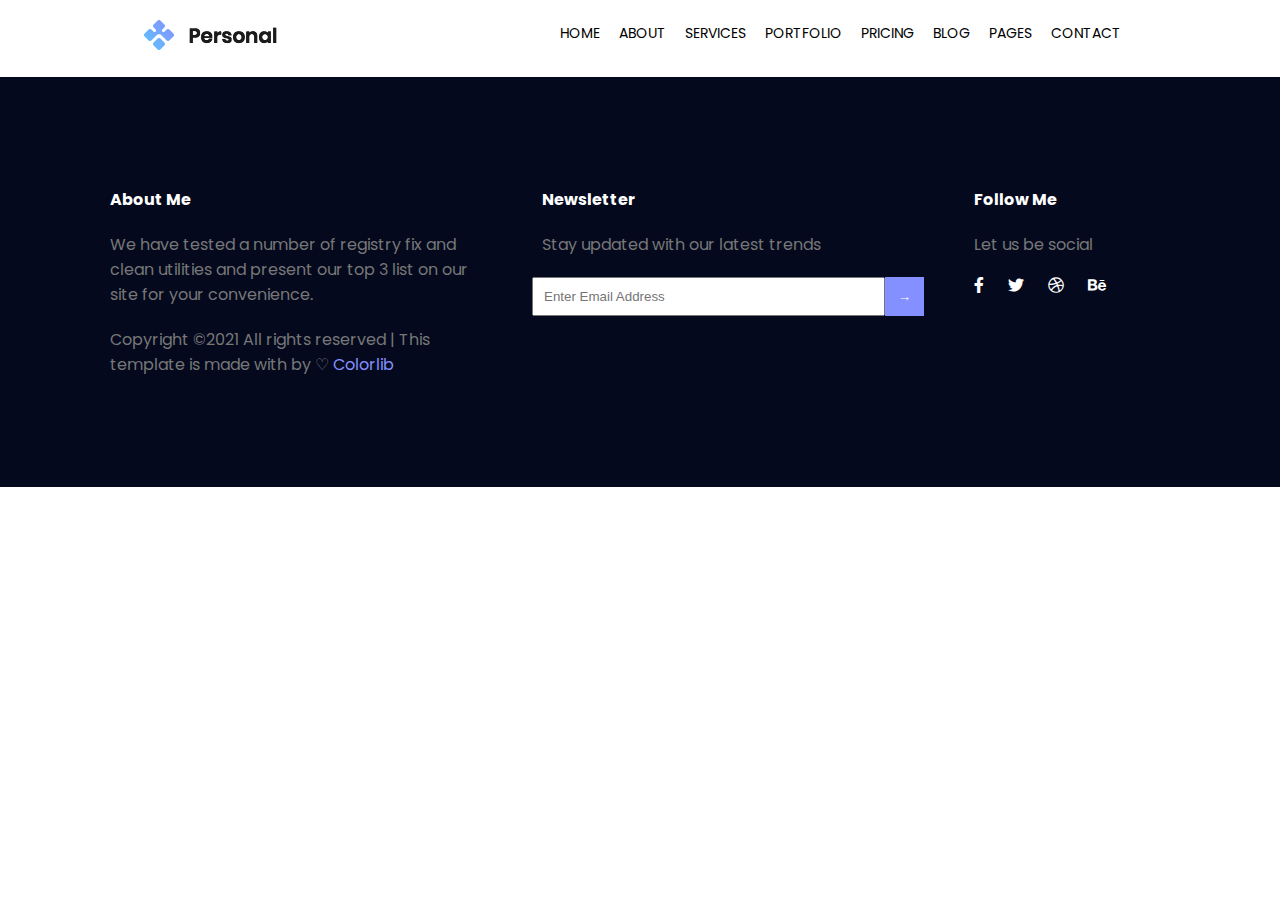
<file: index.html>
<!DOCTYPE html>

<html lang="en">

<head>
    <meta charset="UTF-8">
    <meta http-equiv="X-UA-Compatible" content="IE=edge">
    <meta name="viewport" content="width=device-width, initial-scale=1.0">
    <title> Personal </title>

    <link rel="preconnect" href="https://fonts.googleapis.com">
    <link rel="preconnect" href="https://fonts.gstatic.com" crossorigin>
    <link href="https://fonts.googleapis.com/css2?family=Poppins:wght@500&display=swap" rel="stylesheet">
    <link rel="stylesheet" href="https://cdn.jsdelivr.net/npm/@fortawesome/fontawesome-free@5.15.3/css/all.css">
    <link rel="stylesheet" type="text/css" href="./assets/css/style.css">
</head>

<body>
    <div class="navbar">
        <div class="container">

            <div class="navbar__logo">
                <img src="./assets/img/logo.png" alt="logo">
            </div>

            <ul class="navbar__links">
                <li><a href="">HOME</a></li>
                <li><a href="">ABOUT</a></li>
                <li><a href="./services.html">SERVICES</a></li>
                <li><a href="./portfolio.html">PORTFOLIO</a></li>
                <li><a href="">PRICING</a></li>
                <li><a href="">BLOG</a></li>
                <li><a href="">PAGES</a></li>
                <li><a href="">CONTACT</a></li>
            </ul>

        </div>
    </div>

    <footer class="page__footer">
        <div class="footer__container">
            <div class="footer__item">
                <h4>About Me</h4>
                <p>We have tested a number of registry fix and clean utilities and present our top 3 list on our site for your convenience.</p>
                <p>Copyright ©2021 All rights reserved | This template is made with by ♡ <span>Colorlib</span></p>
            </div>

            <div class="footer__item">
                <h4>Newsletter</h4>
                <p>Stay updated with our latest trends</p>
                <div class="email__box">
                    <input type="email" class="email__address" placeholder="Enter Email Address">
                    <input type="button" class="arrow__btn" value="→">
                </div>
            </div>

            <div class="footer__item">
                <h4>Follow Me</h4>
                <p>Let us be social</p>
                <div class="footer__icons">
                    <a><i class="fab fa-facebook-f"></i></a>
                    <a><i class="fab fa-twitter"></i></a>
                    <a><i class="fab fa-dribbble"></i></a>
                    <a><i class="fab fa-behance"></i></a>
                </div>
            </div>
        </div>
    </footer>

</body>

</html>
</file>
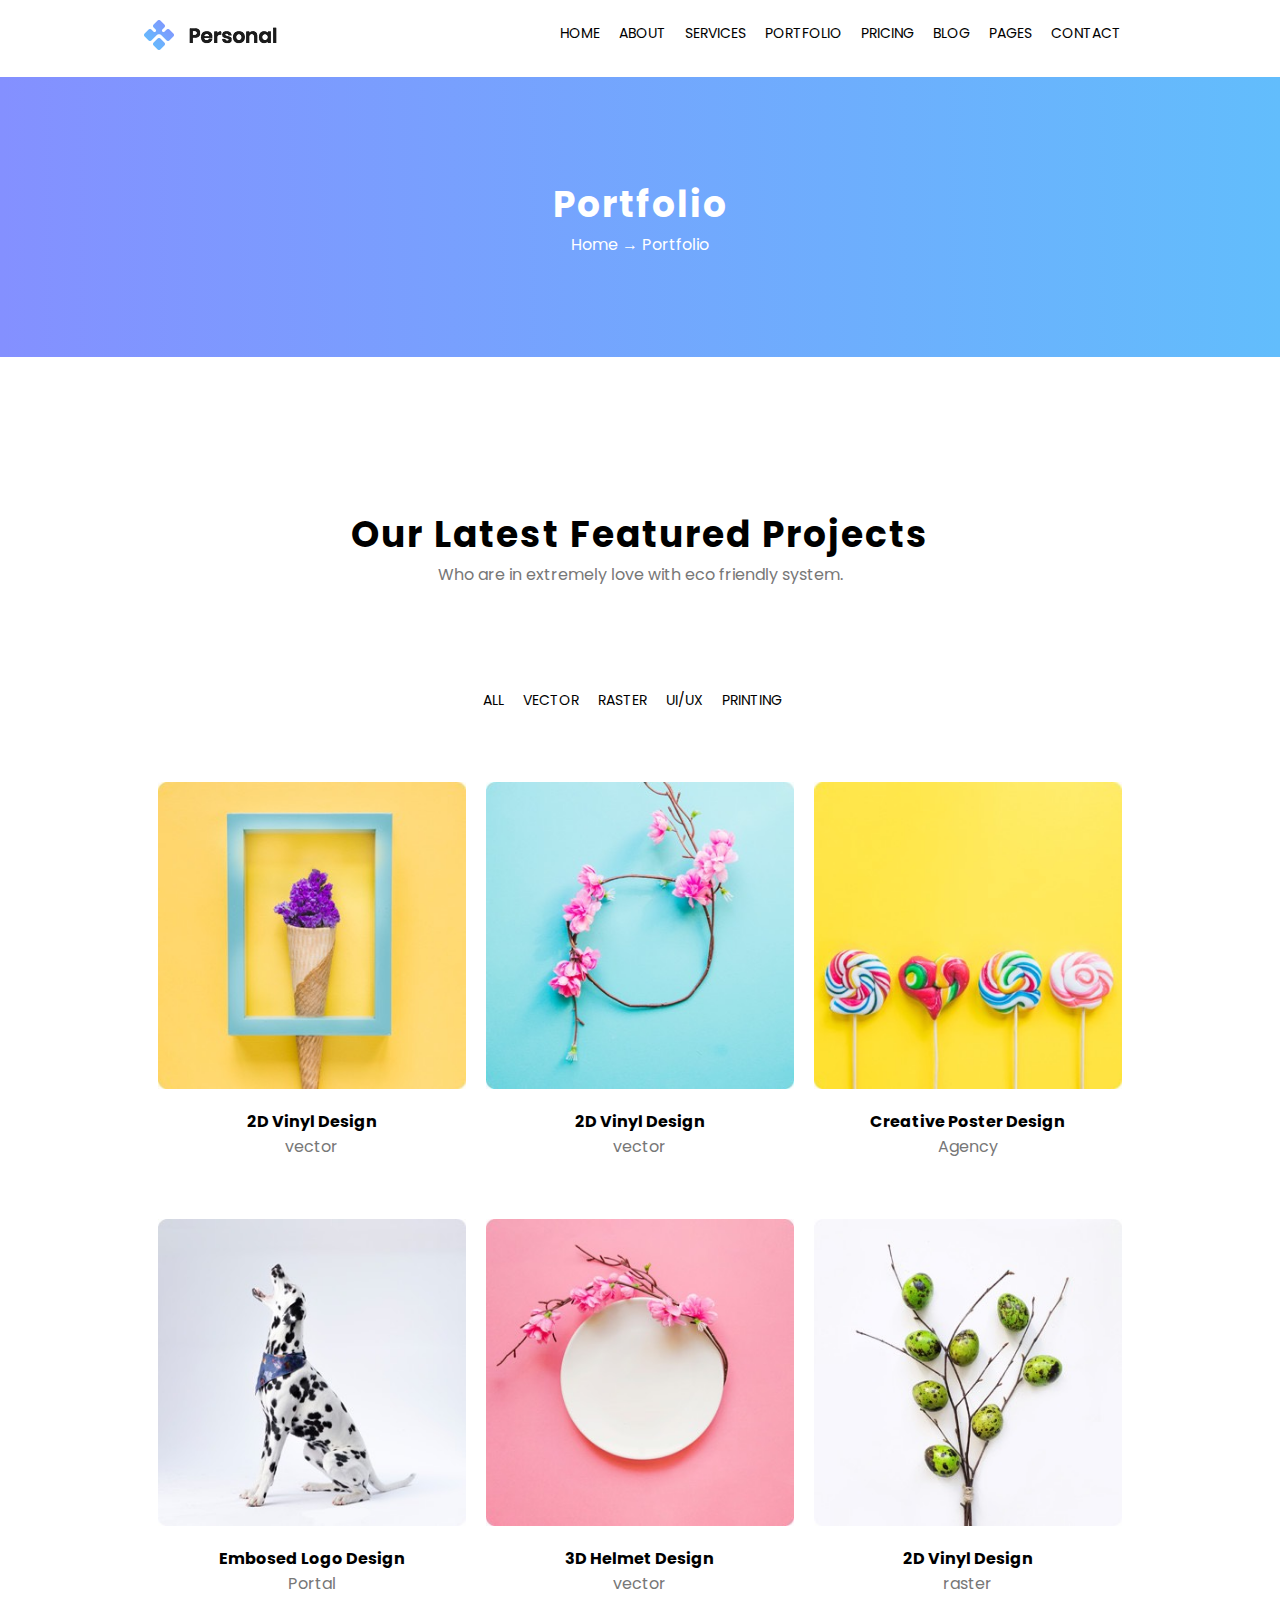
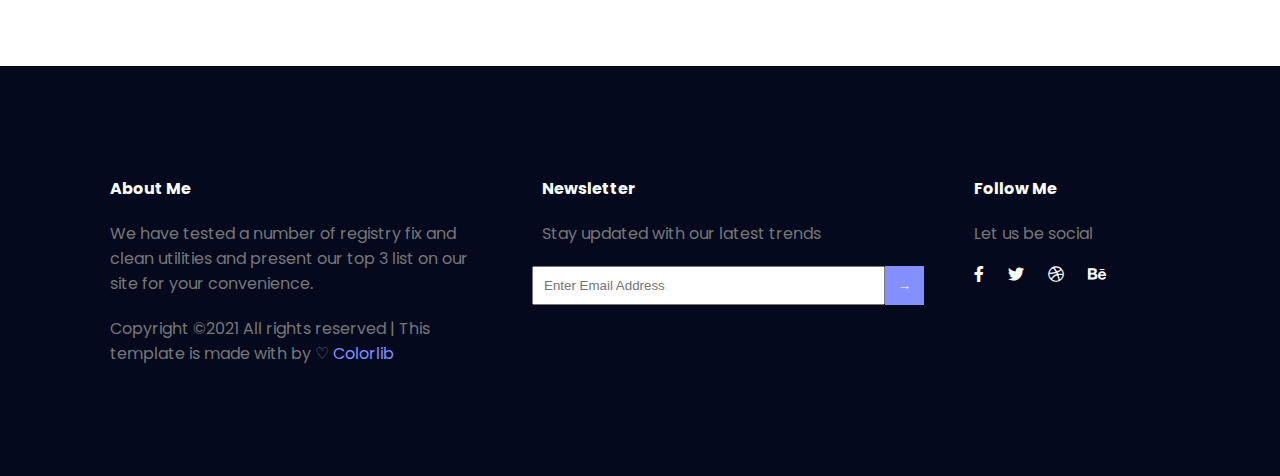
<file: portfolio.html>
<!DOCTYPE html>

<html lang="en">

<head>
    <meta charset="UTF-8">
    <meta http-equiv="X-UA-Compatible" content="IE=edge">
    <meta name="viewport" content="width=device-width, initial-scale=1.0">
    <title> Personal </title>

    <link rel="preconnect" href="https://fonts.googleapis.com">
    <link rel="preconnect" href="https://fonts.gstatic.com" crossorigin>
    <link href="https://fonts.googleapis.com/css2?family=Poppins:wght@500&display=swap" rel="stylesheet">
    <link rel="stylesheet" href="https://cdn.jsdelivr.net/npm/@fortawesome/fontawesome-free@5.15.3/css/all.css">
    <link rel="stylesheet" type="text/css" href="./assets/css/style.css">
</head>

<body>
    <div class="navbar">
        <div class="container">

            <div class="navbar__logo">
                <img src="./assets/img/logo.png" alt="logo">
            </div>

            <ul class="navbar__links">
                <li><a href="">HOME</a></li>
                <li><a href="">ABOUT</a></li>
                <li><a href="./services.html">SERVICES</a></li>
                <li><a href="./portfolio.html">PORTFOLIO</a></li>
                <li><a href="">PRICING</a></li>
                <li><a href="">BLOG</a></li>
                <li><a href="">PAGES</a></li>
                <li><a href="">CONTACT</a></li>
            </ul>

        </div>
    </div>

    <div class="portfolio__header">
        <div class="container">
            <h2>Portfolio</h2>
            <p>Home → Portfolio</p>
        </div>
    </div>

    <section class="portfolio">

        <div class="container">

            <div class="latest__projects__header">
                <h2>Our Latest Featured Projects</h2>

                <p>Who are in extremely love with eco friendly system.</p>

                <ul class="navbar__sublinks">
                    <li><a href="">ALL</a></li>
                    <li><a href="">VECTOR</a></li>
                    <li><a href="">RASTER</a></li>
                    <li><a href="">UI/UX</a></li>
                    <li><a href="">PRINTING</a></li>
                </ul>

            </div>

            <div class="latest__projects__content">

                <div class="latest__projects__item">
                    <div class="img-wrapper">
                        <img src="./assets/img/p1.jpg" alt="2D Vinyl Design">
                        <div class="overlay">
                            <img src="./assets/img/telescope.png" alt="telescope">
                        </div>
                    </div>
                    <h4>2D Vinyl Design</h4>
                    <p>vector</p>
                </div>

                <div class="latest__projects__item">
                    <div class="img-wrapper">
                        <img src="./assets/img/p2.jpg" alt="2D Vinyl Design">
                        <div class="overlay">
                            <img src="./assets/img/telescope.png" alt="telescope">
                        </div>
                    </div>
                    <h4>2D Vinyl Design</h4>
                    <p>vector</p>
                </div>

                <div class="latest__projects__item">
                    <div class="img-wrapper">
                        <img src="./assets/img/p3.jpg" alt="Creative Poster Design">
                        <div class="overlay">
                            <img src="./assets/img/telescope.png" alt="telescope">
                        </div>
                    </div>
                    <h4>Creative Poster Design</h4>
                    <p>Agency</p>
                </div>

                <div class="latest__projects__item">
                    <div class="img-wrapper">
                        <img src="./assets/img/p4.jpg" alt="Embosed Logo Design">
                        <div class="overlay">
                            <img src="./assets/img/telescope.png" alt="telescope">
                        </div>
                    </div>
                    <h4>Embosed Logo Design</h4>
                    <p>Portal</p>
                </div>

                <div class="latest__projects__item">
                    <div class="img-wrapper">
                        <img src="./assets/img/p5.jpg" alt="3D Helmet Design">
                        <div class="overlay">
                            <img src="./assets/img/telescope.png" alt="telescope">
                        </div>
                    </div>
                    <h4>3D Helmet Design</h4>
                    <p>vector</p>
                </div>

                <div class="latest__projects__item">
                    <div class="img-wrapper">
                        <img src="./assets/img/p6.jpg" alt="2D Vinyl Design">
                        <div class="overlay">
                            <img src="./assets/img/telescope.png" alt="telescope">
                        </div>
                    </div>
                    <h4>2D Vinyl Design</h4>
                    <p>raster</p>
                </div>
            </div>
        </div>
    </section>

    <footer class="page__footer">
        <div class="footer__container">
            <div class="footer__item">
                <h4>About Me</h4>
                <p>We have tested a number of registry fix and clean utilities and present our top 3 list on our site for your convenience.</p>
                <p>Copyright ©2021 All rights reserved | This template is made with by ♡ <span>Colorlib</span></p>
            </div>

            <div class="footer__item">
                <h4>Newsletter</h4>
                <p>Stay updated with our latest trends</p>
                <div class="email__box">
                    <input type="email" class="email__address" placeholder="Enter Email Address">
                    <input type="button" class="arrow__btn" value="→">
                </div>
            </div>

            <div class="footer__item">
                <h4>Follow Me</h4>
                <p>Let us be social</p>
                <div class="footer__icons">
                    <a><i class="fab fa-facebook-f"></i></a>
                    <a><i class="fab fa-twitter"></i></a>
                    <a><i class="fab fa-dribbble"></i></a>
                    <a><i class="fab fa-behance"></i></a>
                </div>
            </div>
        </div>
    </footer>

</body>

</html>
</file>
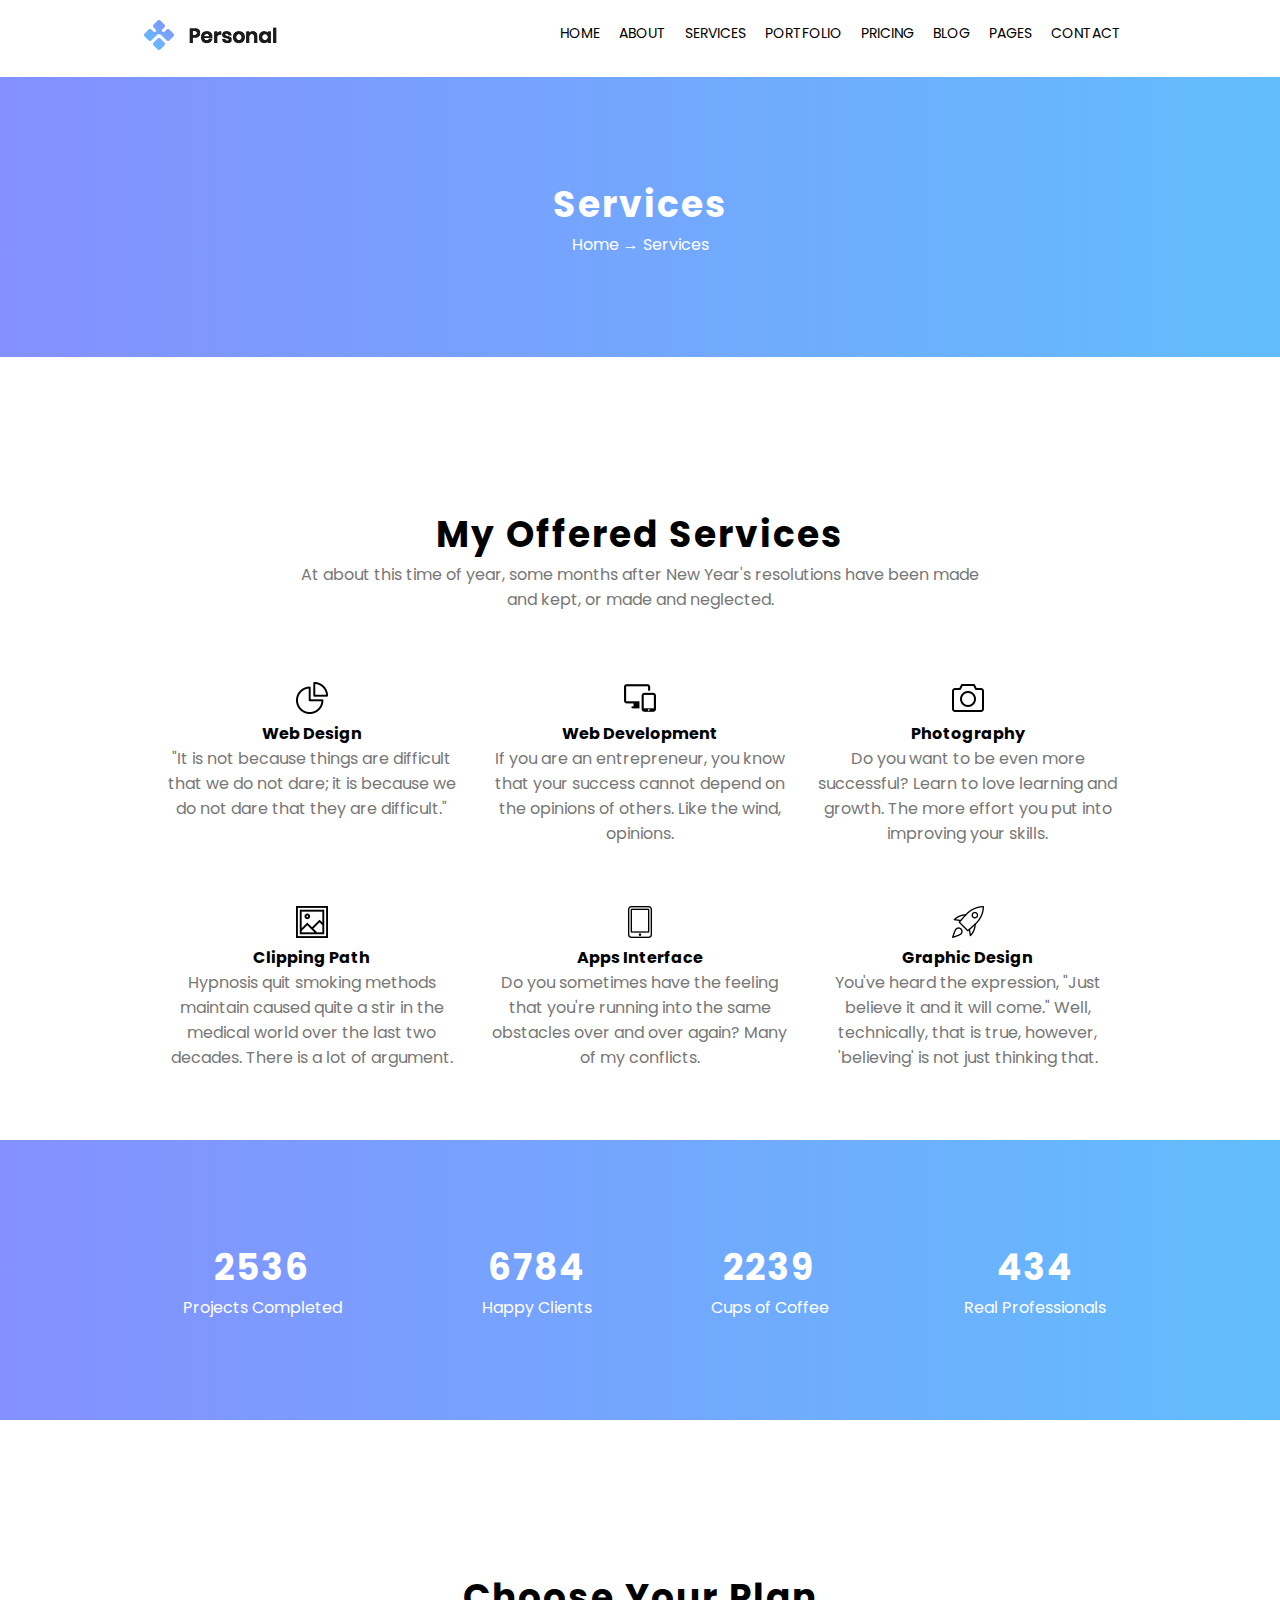
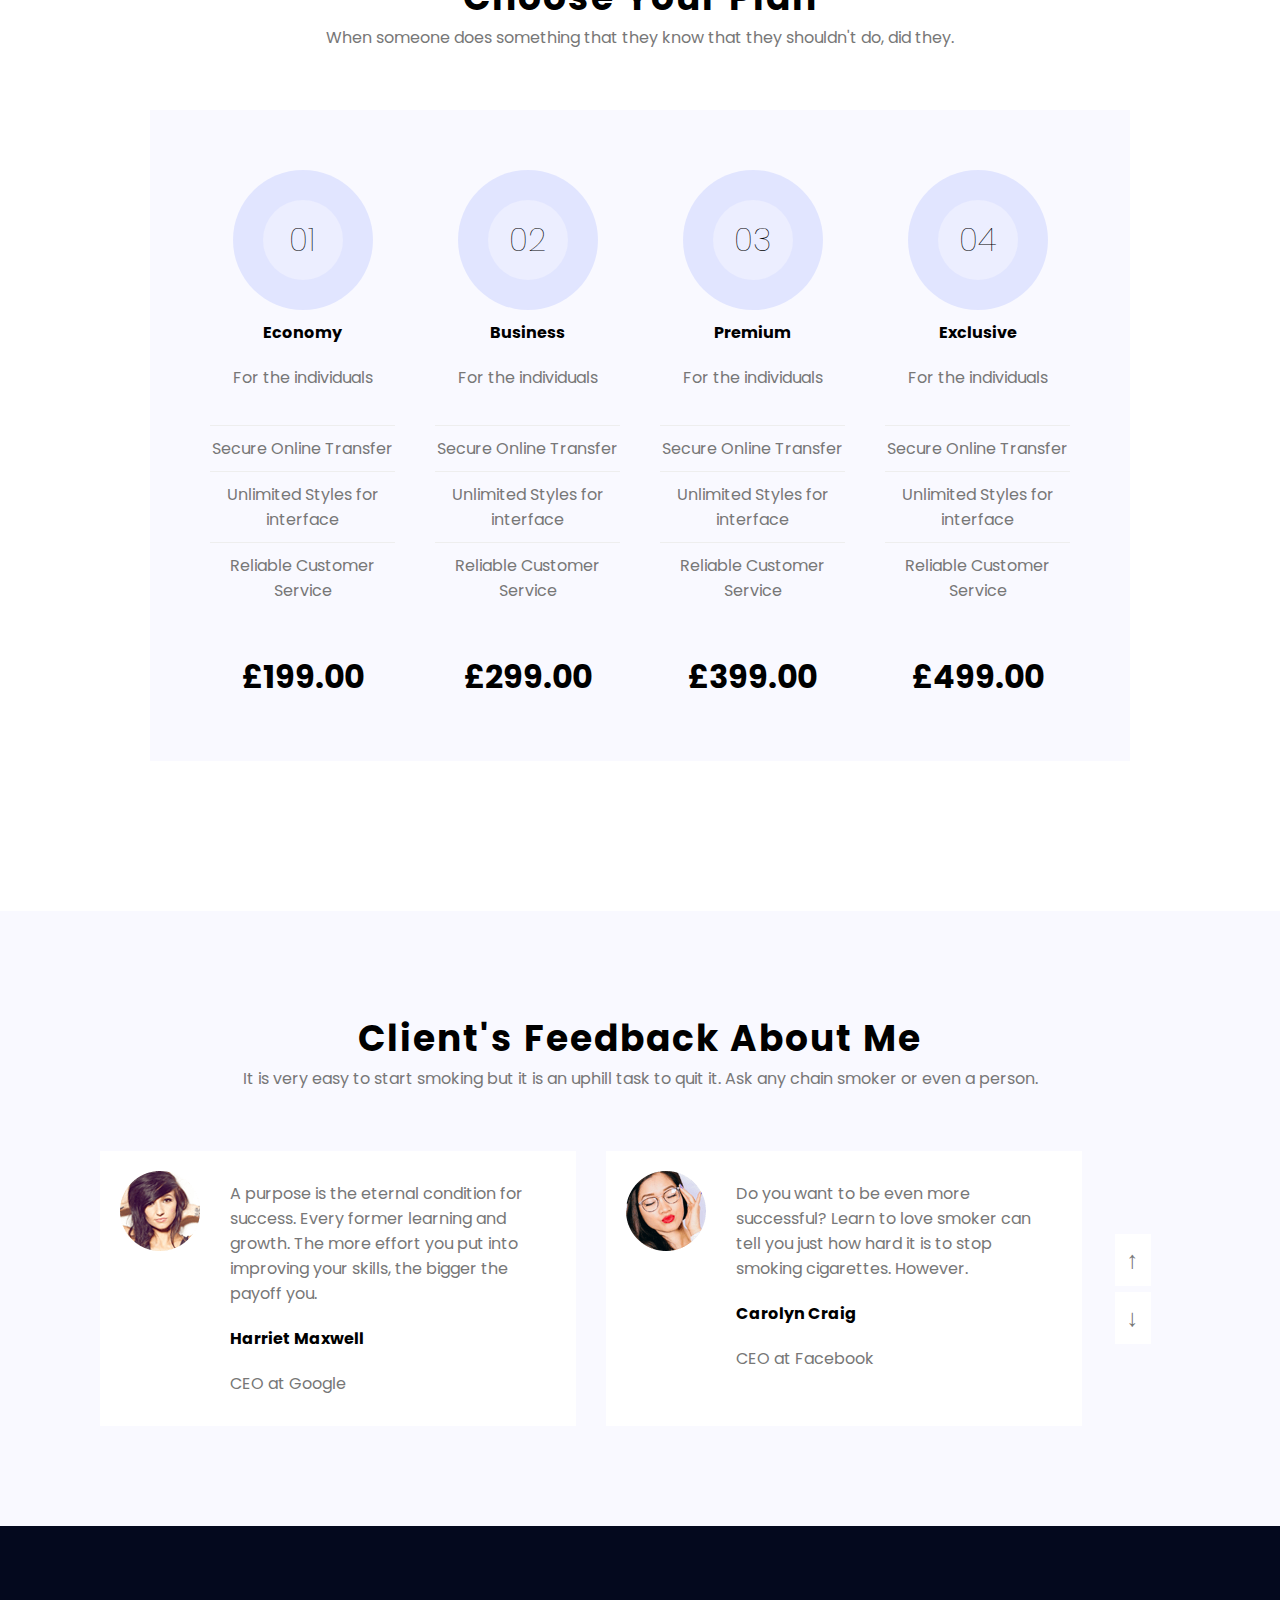
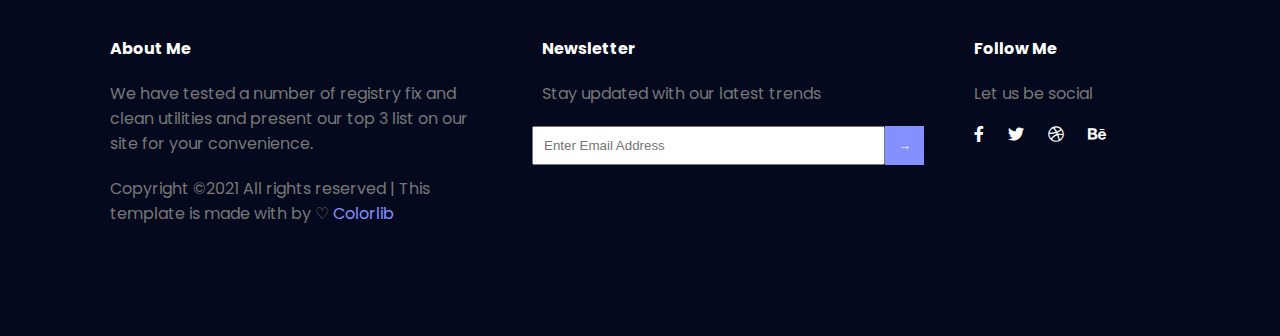
<file: services.html>
<!DOCTYPE html>

<html lang="en">

<head>
    <meta charset="UTF-8">
    <meta http-equiv="X-UA-Compatible" content="IE=edge">
    <meta name="viewport" content="width=device-width, initial-scale=1.0">
    <title> Personal </title>

    <link rel="preconnect" href="https://fonts.googleapis.com">
    <link rel="preconnect" href="https://fonts.gstatic.com" crossorigin>
    <link href="https://fonts.googleapis.com/css2?family=Poppins:wght@500&display=swap" rel="stylesheet">
    <link rel="stylesheet" href="https://cdn.jsdelivr.net/npm/@fortawesome/fontawesome-free@5.15.3/css/all.css">
    <link rel="stylesheet" type="text/css" href="./assets/css/style.css">
</head>

<body>
    <div class="navbar">
        <div class="container">

            <div class="navbar__logo">
                <img src="./assets/img/logo.png" alt="logo">
            </div>

            <ul class="navbar__links">
                <li><a href="">HOME</a></li>
                <li><a href="">ABOUT</a></li>
                <li><a href="./services.html">SERVICES</a></li>
                <li><a href="./portfolio.html">PORTFOLIO</a></li>
                <li><a href="">PRICING</a></li>
                <li><a href="">BLOG</a></li>
                <li><a href="">PAGES</a></li>
                <li><a href="">CONTACT</a></li>
            </ul>

        </div>
    </div>


    <div class="services__header">
        <div class="container">
            <h2>Services</h2>
            <p>Home → Services</p>
        </div>
    </div>

    <section class="services">

        <div class="container">

            <div class="offered__services__header">
                <h2>My Offered Services</h2>

                <p>At about this time of year, some months after New Year's resolutions have been made
                    <br> and kept, or made and neglected.
                </p>
            </div>

            <div class="offered__services__content">

                <div class="offered__services__item">
                    <img src="./assets/img/web-design.png" alt="web design">
                    <h4>Web Design</h4>
                    <p>"It is not because things are difficult that we do not dare; it is because we do not dare that they are difficult."</p>
                </div>

                <div class="offered__services__item">
                    <img src="./assets/img/web-development.png" alt="web development">
                    <h4>Web Development</h4>
                    <p>If you are an entrepreneur, you know that your success cannot depend on the opinions of others. Like the wind, opinions.</p>
                </div>

                <div class="offered__services__item">
                    <img src="./assets/img/photography.png" alt="photography">
                    <h4>Photography</h4>
                    <p>Do you want to be even more successful? Learn to love learning and growth. The more effort you put into improving your skills.</p>
                </div>

                <div class="offered__services__item">
                    <img src="./assets/img/clipping-path.png" alt="clipping path">
                    <h4>Clipping Path</h4>
                    <p>Hypnosis quit smoking methods maintain caused quite a stir in the medical world over the last two decades. There is a lot of argument.</p>
                </div>

                <div class="offered__services__item">
                    <img src="./assets/img/apps-interface.png" alt="apps interface">
                    <h4>Apps Interface</h4>
                    <p>Do you sometimes have the feeling that you're running into the same obstacles over and over again? Many of my conflicts.</p>
                </div>

                <div class="offered__services__item">
                    <img src="./assets/img/graphic-design.png" alt="graphic design">
                    <h4>Graphic Design</h4>
                    <p>You've heard the expression, "Just believe it and it will come." Well, technically, that is true, however, 'believing' is not just thinking that.</p>
                </div>
            </div>
        </div>

        <div class="numbers">
            <div class="numbers__item">
                <h2>2536</h2>
                <p>Projects Completed</p>
            </div>

            <div class="numbers__item">
                <h2>6784</h2>
                <p>Happy Clients</p>
            </div>

            <div class="numbers__item">
                <h2>2239</h2>
                <p>Cups of Coffee</p>
            </div>

            <div class="numbers__item">
                <h2>434</h2>
                <p>Real Professionals</p>
            </div>
        </div>
    </section>

    <div class="choose__plan">
        <div class="choose__plan__header">
            <h2>Choose Your Plan</h2>
            <p>When someone does something that they know that they shouldn't do, did they.</p>
        </div>

        <div class="choose__plan__content">
            <div class="choose__plan__item">
                <div class="choose__plan__item__top">
                    <div class="choose__plan__item__number">
                        <h4>01</h4>
                    </div>
                    <h4>Economy</h4>
                    <p>For the individuals</p>
                </div>
                <div class="choose__plan__item__middle">
                    <ul>
                        <li>Secure Online Transfer</li>
                        <li>Unlimited Styles for interface</li>
                        <li>Reliable Customer Service</li>
                    </ul>
                </div>
                <h1>£199.00</h1>
            </div>

            <div class="choose__plan__item">
                <div class="choose__plan__item__top">
                    <div class="choose__plan__item__number">
                        <h4>02</h4>
                    </div>
                    <h4>Business</h4>
                    <p>For the individuals</p>
                </div>
                <div class="choose__plan__item__middle">
                    <ul>
                        <li>Secure Online Transfer</li>
                        <li>Unlimited Styles for interface</li>
                        <li>Reliable Customer Service</li>
                    </ul>
                </div>
                <h1>£299.00</h1>
            </div>

            <div class="choose__plan__item">
                <div class="choose__plan__item__top">
                    <div class="choose__plan__item__number">
                        <h4>03</h4>
                    </div>
                    <h4>Premium</h4>
                    <p>For the individuals</p>
                </div>
                <div class="choose__plan__item__middle">
                    <ul>
                        <li>Secure Online Transfer</li>
                        <li>Unlimited Styles for interface</li>
                        <li>Reliable Customer Service</li>
                    </ul>
                </div>
                <h1>£399.00</h1>
            </div>

            <div class="choose__plan__item">
                <div class="choose__plan__item__top">
                    <div class="choose__plan__item__number">
                        <h4>04</h4>
                    </div>
                    <h4>Exclusive</h4>
                    <p>For the individuals</p>
                </div>
                <div class="choose__plan__item__middle">
                    <ul>
                        <li>Secure Online Transfer</li>
                        <li>Unlimited Styles for interface</li>
                        <li>Reliable Customer Service</li>
                    </ul>
                </div>
                <h1>£499.00</h1>
            </div>
        </div>
    </div>

    <div class="client__feedback">
        <div class="client__feedback__header">
            <h2>Client's Feedback About Me</h2>
            <p>It is very easy to start smoking but it is an uphill task to quit it. Ask any chain smoker or even a person.
            </p>
        </div>

        <div class="client__feedback__content">
            <div class="client__feedback__item">
                <img src="./assets/img/user1.png" alt="user1">

                <div class="client__info">
                    <p>A purpose is the eternal condition for success. Every former learning and growth. The more effort you put into improving your skills, the bigger the payoff you.</p>
                    <h4>Harriet Maxwell</h4>
                    <p>CEO at Google</p>
                </div>
            </div>

            <div class="client__feedback__item">
                <img src="./assets/img/user2.png" alt="user2">

                <div class="client__info">
                    <p>Do you want to be even more successful? Learn to love smoker can tell you just how hard it is to stop smoking cigarettes. However.</p>
                    <h4>Carolyn Craig</h4>
                    <p>CEO at Facebook</p>
                </div>
            </div>

            <div class="move__btns">
                <input type="button" class="move__btn" value="↑">
                <input type="button" class="move__btn" value="↓">
            </div>
        </div>
    </div>

    <footer class="page__footer">
        <div class="footer__container">
            <div class="footer__item">
                <h4>About Me</h4>
                <p>We have tested a number of registry fix and clean utilities and present our top 3 list on our site for your convenience.</p>
                <p>Copyright ©2021 All rights reserved | This template is made with by ♡ <span>Colorlib</span></p>
            </div>

            <div class="footer__item">
                <h4>Newsletter</h4>
                <p>Stay updated with our latest trends</p>
                <div class="email__box">
                    <input type="email" class="email__address" placeholder="Enter Email Address">
                    <input type="button" class="arrow__btn" value="→">
                </div>
            </div>

            <div class="footer__item">
                <h4>Follow Me</h4>
                <p>Let us be social</p>
                <div class="footer__icons">
                    <a><i class="fab fa-facebook-f"></i></a>
                    <a><i class="fab fa-twitter"></i></a>
                    <a><i class="fab fa-dribbble"></i></a>
                    <a><i class="fab fa-behance"></i></a>
                </div>
            </div>
        </div>
    </footer>

</body>

</html>
</file>
<file: assets/css/style.css>
* {
    box-sizing: border-box;
    padding: 0;
    margin: 0;
}

body {
    font-family: 'Poppins', sans-serif;
}

.container {
    width: 80%;
    margin: 0 auto;
}

h2 {
    font-size: 36px;
    letter-spacing: 2px;
}

h3 {
    font-size: 24px;
}

.navbar {
    overflow: auto;
    margin: 20px;
}

.navbar__logo {
    float: left;
}

.navbar__links {
    float: right;
}

.navbar__links li {
    list-style: none;
    display: inline-block;
    margin-right: 15px;
}

.navbar__links li a {
    text-decoration: none;
    color: black;
    font-size: 14px;
}

.services__header,
.numbers,
.portfolio__header {
    background: linear-gradient(to right, #8490ff, #62bdfc);
    text-align: center;
    color: #ffffff;
    padding: 100px;
    margin-bottom: 150px;
}

.offered__services__header,
.latest__projects__header,
.choose__plan__header,
.client__feedback__header {
    margin-bottom: 60px;
    text-align: center;
}

.offered__services__header p,
.offered__services__item p,
.latest__projects__header p,
.latest__projects__item p,
.choose__plan__header p,
.choose__plan__item__top p,
.choose__plan__item__middle li,
.client__feedback__header p,
.client__feedback__item p,
.footer__item p {
    color: #777777;
}

.offered__services__content,
.latest__projects__content {
    display: table;
    margin: 20px;
}

.offered__services__item,
.latest__projects__item {
    width: 33.33%;
    float: left;
    padding: 10px;
    text-align: center;
    margin-bottom: 40px;
}

.numbers {
    display: table;
    width: 100%;
}

.numbers__item,
.footer__item {
    display: table-cell;
}

.navbar__sublinks {
    vertical-align: middle;
    margin-top: 100px;
}

.navbar__sublinks li {
    list-style: none;
    display: inline-block;
    margin-right: 15px;
}

.navbar__sublinks li a {
    text-decoration: none;
    color: black;
    font-size: 14px;
}

.img-wrapper img {
    display: block;
    width: 100%;
    margin-bottom: 20px;
}

.latest__projects__item .img-wrapper {
    position: relative;
}

.latest__projects__item .overlay {
    position: absolute;
    top: 0;
    left: 0;
    width: 100%;
    height: 100%;
    display: table;
    background: rgb(132, 144, 255, 0.5);
    opacity: 0;
    transition: all 0.25s ease-in-out;
    display: flex;
    justify-content: center;
    align-items: center;
}

.latest__projects__item .img-wrapper:hover .overlay {
    opacity: 1;
}

.latest__projects__item .overlay img {
    width: 32px;
    display: table-cell;
    vertical-align: middle;
}

.choose__plan {
    margin: 150px;
}

.choose__plan__content {
    background: #f9f9ff;
    display: flex;
    padding: 40px;
}

.choose__plan__item__top p {
    margin-bottom: 25px;
}

.choose__plan__item {
    padding: 20px;
    text-align: center;
}

.choose__plan__item__number {
    border: 30px solid rgba(132, 144, 255, 0.1);
    border-radius: 50%;
    height: 140px;
    width: 140px;
    margin: 0 auto;
    background-color: rgba(132, 144, 255, 0.1);
    align-items: center;
    display: table;
}

.choose__plan__item__number h4 {
    display: table-cell;
    vertical-align: middle;
    font-size: xx-large;
    font-weight: lighter;
}

.choose__plan__item__middle li {
    list-style: none;
    padding: 10px 0;
    border-top: 1px solid #eee;
}

.choose__plan__item h1 {
    margin-top: 40px;
}

.client__feedback {
    background: #f9f9ff;
    padding: 100px;
}

.client__feedback__content {
    display: flex;
}

.client__feedback__item {
    background: #ffffff;
    width: 600px;
    float: left;
    margin-right: 30px;
    padding: 20px;
}

.client__feedback__item img {
    float: left;
}

.client__info {
    margin-left: 100px;
}

.move__btns {
    float: right;
    align-self: center;
}

.move__btn {
    cursor: pointer;
    padding: 12px;
    margin: 3px;
    border: none;
    background: #ffffff;
    color: #777777;
    font-size: 24px;
}

.footer__container {
    background: #04091e;
    display: table;
    color: #ffffff;
    padding: 100px;
}

.footer__item {
    width: 40%;
    padding-right: 40px;
}

span {
    color: #8490ff;
}

.client__feedback__item h4,
.client__feedback__item p,
.choose__plan__item__top h4,
.choose__plan__item__top p,
.choose__plan__item__top h1,
.footer__item h4,
.footer__item p {
    padding: 10px;
}

.email__box {
    display: table;
    width: 100%;
}

.email__address {
    padding: 10px;
    width: 90%;
    margin: 10px 0;
}

.arrow__btn {
    cursor: pointer;
    width: 10%;
    background: #8490ff;
    color: white;
    border: none;
    padding: 12px;
    margin: 10px 0;
}

.footer__icons {
    vertical-align: middle;
}

.fab {
    color: white;
    padding: 10px;
}
</file>
